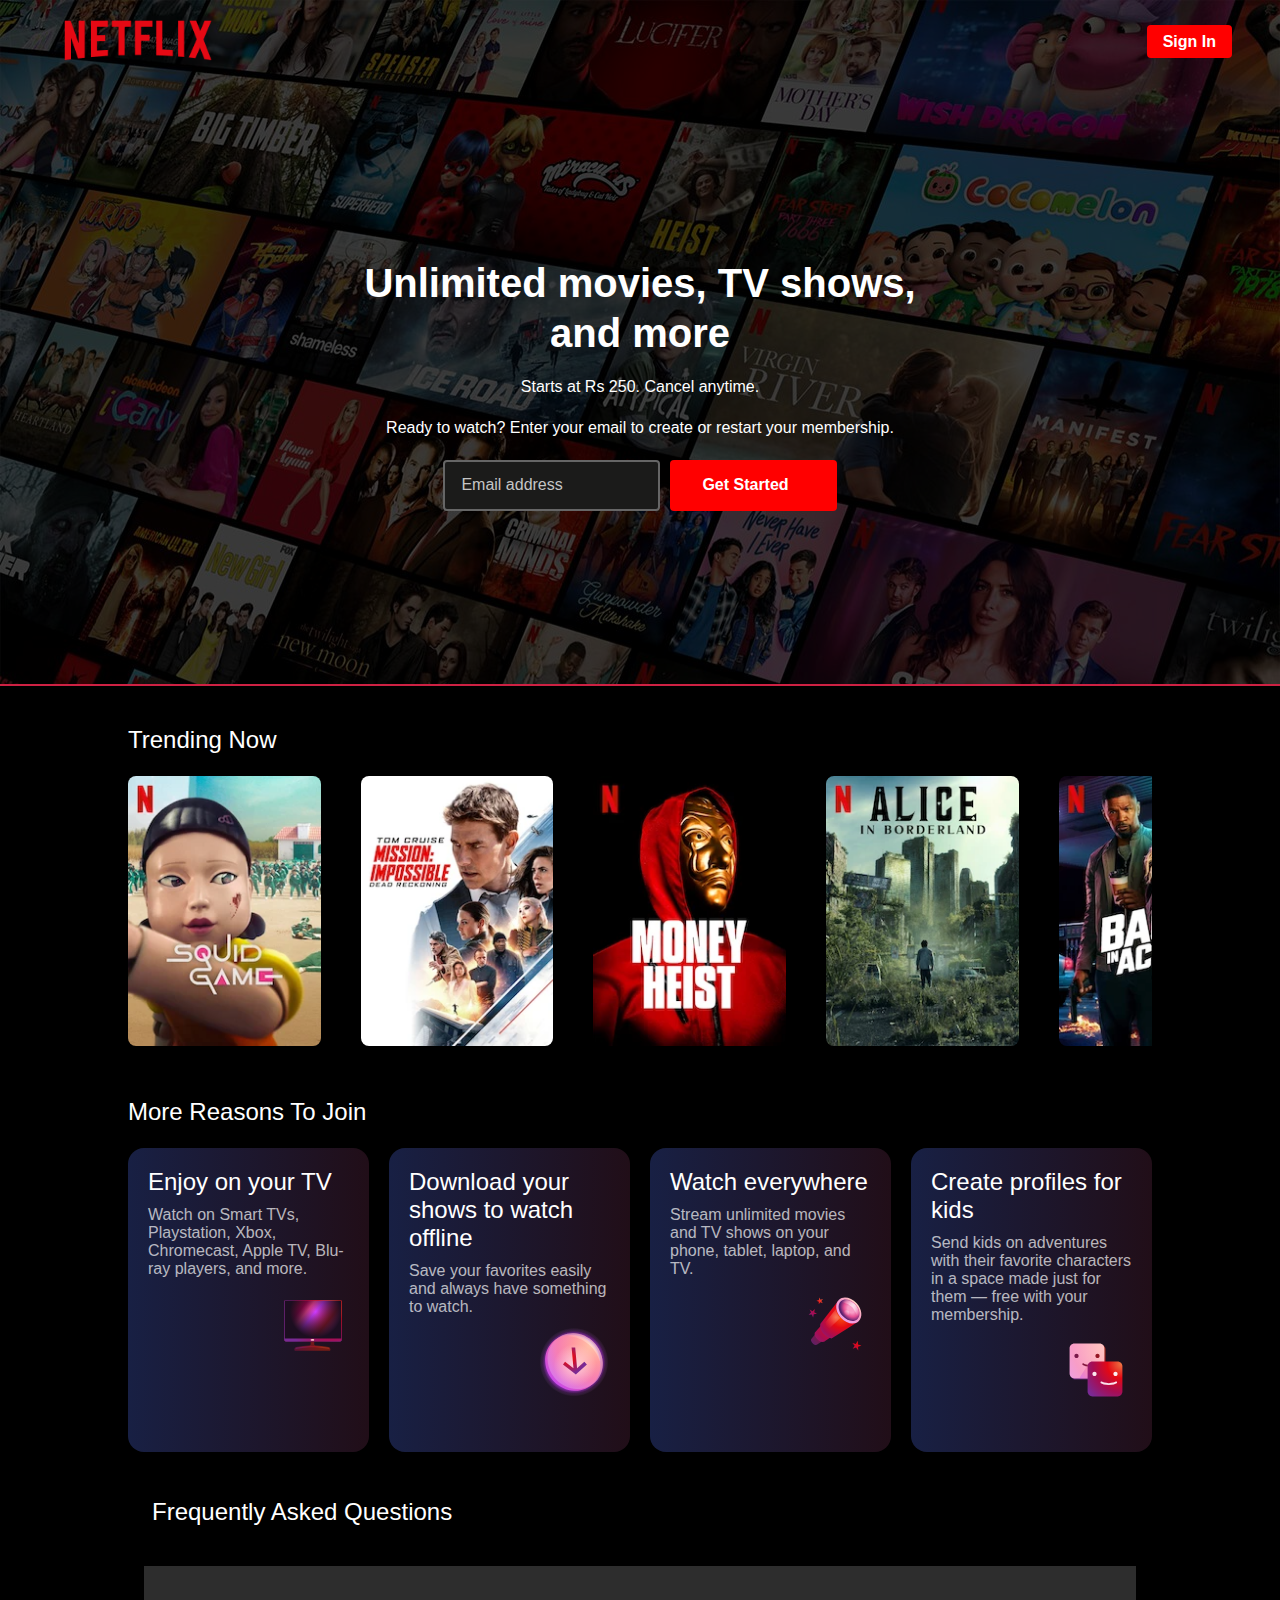
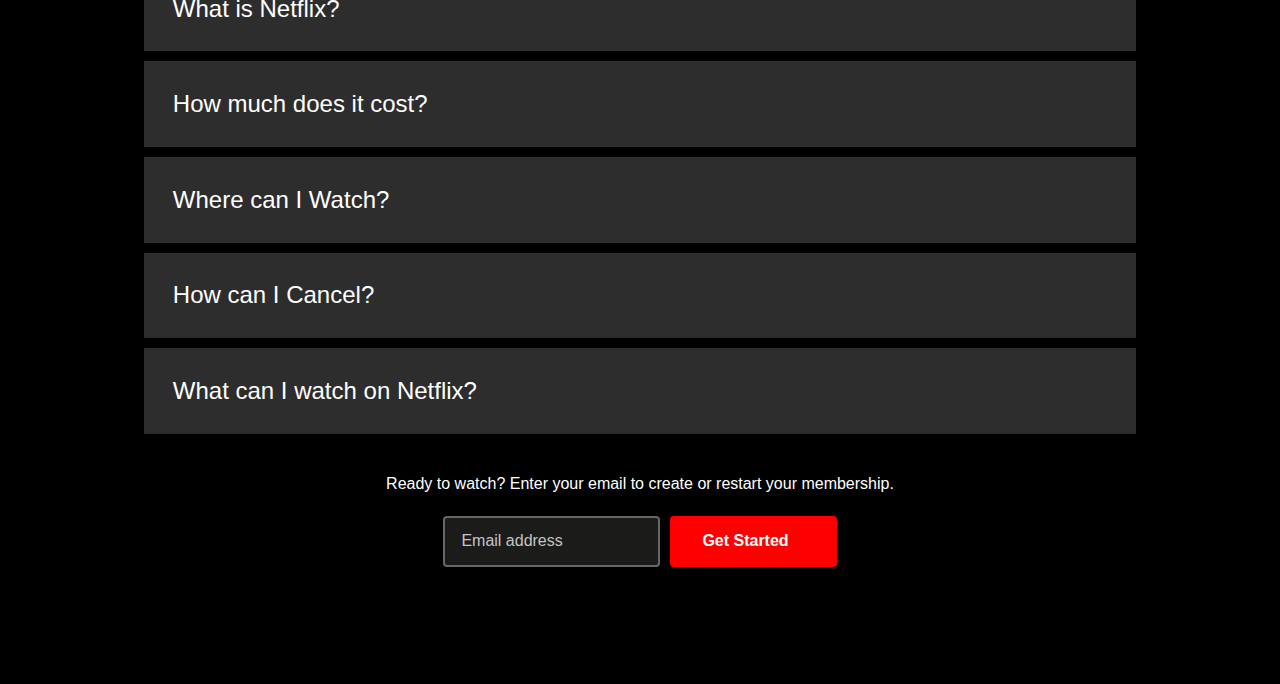
<file: index.html>
<!DOCTYPE html>
<html lang="en">
<head>
    <meta charset="UTF-8">
    <meta name="viewport" content="width=device-width, initial-scale=1.0">
    <title>Netflix</title>
<!--     <style>
        *{
            margin: 0;
            padding: 0;
            box-sizing: border-box;
            font-family: Helvetica;
            color: white;
        }
        body{
            background-color: black;
        }

        /* Netflix Background Image */
        .bg-netflix{
            background-image: url(images/netflix-background.jpg);
            background-repeat: no-repeat;
            background-size: cover;
            background-color: rgba(0,0,0, 0.7);
            background-blend-mode: darken;
        }


        /* positioning header */
        .mega-header-div{
            width: 100%;
            display: flex;
            justify-content: center;
            /* border: red 2px solid; */

        }

        .header-div{
            width: 90%;
            /* border: red 2px solid; */
        }


        /* header */
        header{
            display: flex;
            align-items: center;
            justify-content: space-between;
            padding: 4px 16px;
        }

        /* Sign in (Anchor Tag is used) */
        .signin-btn{
            background-color: red;
            padding: 8px 16px;
            border-radius: 4px;
            text-decoration: none;
            color: white;
            font-size: medium;
            font-weight: 600;
            cursor: pointer;
        }
        .signin-btn:hover{
            background-color: rgb(193, 29, 25);
        }

        /* Netflix Logo */
        .logo{
            max-width: 180px;
        }
    </style>


    <style>
        /* Hero Section */
        .hero{
            display: flex;
            flex-direction: column;
            justify-content: center;
            align-items: center;
            width: 100%;
            height: 600px;
            /* border: 2px solid red; */
        }
        .hero-content{
            display: flex;
            flex-direction: column;
            justify-content: center;
            align-items: center;
            gap: 20px;
            max-width: 300px; /* Don't see any effects, if removed or increased */
            max-width: 600px;
            /* border: 2px solid red; */
        }


        /* Headings and Paragraphs */
        .hero-title{
            color: white;
            font-style: normal;
            font-size: 56px;
            line-height: 70px;
            font-weight: 900;
            display: flex;
            text-align: center;
        }
        .hero-subtitle{
            color: white;
            font-style: normal;
            font-size: 20px;
            line-height: normal;
            font-weight: 500;
        }
        .hero-text{
            color: white;
            font-style: normal;
            font-size: 16px; /* defualt size = 16px = 1em */
            line-height: 24px;
        }

        /* User Input Section */
        .input-div{
            display: flex;
            gap: 10px;
        }


        .email-input{
            border-style: none;
            border: #666666 2px solid;
            background-color: #1B1B1A;
            padding: 1rem 3rem 1rem 1rem;
            border-radius: 4px;
        }
        .email-input:focus{
            outline: 2px solid white;
        }
        input::placeholder{
            font-size: 16px;
            color: #C5C5C5;
        }
        .hero-btn{
            background-color: red;
            color: white;
            font-weight: 700;
            font-size: medium;
            padding: 1rem 3rem 1rem 2rem;
            border-style: none;
            border-radius: 4px;
            cursor: pointer;
        }
        .hero-btn:hover{
            background-color: rgb(193, 29, 25);
        }
        
        .main-section{
            width: 100vw;
            height: 1600px;
            color: white;
            border-top: 2px #CE2143 solid;
            display: flex;
            flex-direction: column;
            justify-content: center;
            align-items: center;

        }
        .main-containers{
            width: 80%;
            height: 95%;
            /* border: 2px blue solid; */
            display: flex;
            flex-direction: column;
            gap: 60px;
        }


        .pre-movies-list{
            display: flex;
            flex-direction: column;
            /* border: 2px red solid; */
            height: 350px;
            gap: 20px;
        }

        .movies-list{
            /* flexbox is neccesary for the overflow to work */
            display: flex;
            flex-direction: row;
            overflow-x: scroll;
            overflow-y: hidden;
            gap: 40px;
            /* border: 8px orange solid; */
        }
        .movie-poster{
            border-radius: 8px;
            width: 200px;
            height: 270px;
        }

        .movie-poster:hover{
            width: 215px;
            height: 285px;
            transition: 200ms;
            border: 1px solid white;
        }



        .pre-reason-div{
            display: flex;
            flex-direction: column;
            gap: 20px;
        }

        .reason-container{
            display: flex;
            gap: 20px;
            height: 250px;
            /* border: 8px red solid; */
        }

        .reason-item{
            display: flex;
            flex-direction: column;
            gap: 10px;
            background-image: linear-gradient(to right, #182044, #210E18);
            width: 100%;
            height: 100%;
            border-radius: 16px;
            padding: 1em;
            /* border: 4px gold solid; */
        }

        .reason-title{
            font-weight: 500;
            font-size: 24px;

        }

        .reason-description{
            color: rgba(255, 255, 255, 0.7);
            font-size: 16px;
            font-weight: 400;
        }

        .svg{
            display: flex;
            justify-content: end;
            align-items: end;
        }


        .faq-section{
            display: flex;
            flex-direction: column;
        }

        .faq-title{
            padding: 1em;
            font-weight: 500;
        }

        .faq-container{
            /* border: red solid 2px; */
            display: flex;
            flex-direction: column;
            gap: 10px;
            padding: 1em;
            
        }
        .faq-question{
            background-color: #2D2D2D;
            padding: 1.2em;
            font-size: 24px;
            font-weight: 400;
            font-style: normal;
        }
        .faq-question:hover{
            background-color: #414141;
            transition-duration: 300ms;
            cursor: pointer;
        }

        .end-input-div{
            /* border: red solid 2px; */
            display: flex;
            flex-direction: row;
            justify-content: center;
        }
        .end-input{
        /* border: 2px blue solid; */
        display: flex;
        flex-direction: column;
        gap: 20px;
        }
        






    </style> -->
    <link rel="stylesheet" href="style.css">
</head>
<body>
    
    <div class="bg-netflix">
        <!-- Header Section -->
        <div class="mega-header-div">
<div class="header-div">
    <header>
        <div class="lt-side">
            <img src="images/netflix-logo.png" alt="" class="logo">
        </div>
        <div class="rt-side">
            <a href="" class="signin-btn">Sign In</a>
        </div>
    </header>
</div>
</div>
        <div class="pre-hero">
                <!-- Hero Section -->
        <section class="hero">

            <div class="hero-content">
                <h1 class="hero-title">Unlimited movies, TV shows, and more</h1>
                <h3 class="hero-subtitle">Starts at Rs 250. Cancel anytime.</h3>
                <p class="hero-text">Ready to watch? Enter your email to create or restart your membership.</p>

                <!-- Email Form -->
                <div class="input-div">
                    <input type="email" class="email-input" placeholder="Email address" required>
                    <button type="button" class="hero-btn">Get Started</button>
                </div>
            </div>
        </section>
    </div> <!-- pre-heroooo -->

    </div>         <!-- closing div tag of "bg-netflix" -->



<!-- Main section for showcasing trending content and reasons to join -->
        <section class="main-section">

                <!-- Container for all content inside the section -->
            <div class="main-containers">

                    <!-- Trending Movies Section -->
                    <h2 class="reason-title">Trending Now</h2>
                    <div class="movies-list">
                        <img src="images/squid-game.webp" class="movie-poster" alt="Squid Game">
                        <img src="images/mission-impossible.webp" class="movie-poster" alt="Mission Impossible">
                        <img src="images/money-heist.webp" class="movie-poster" alt="Money Heist">
                        <img src="images/alice-borderland.webp" class="movie-poster" alt="Alice in Borderland">
                        <img src="images/black-action.webp" class="movie-poster" alt="Black Action">
                        <img src="images/idk.webp" class="movie-poster" alt="IDK">
                        <img src="images/lucky-bashar.webp" class="movie-poster" alt="Lucky Bashar">
                        <img src="images/venom.webp" class="movie-poster" alt="Venom">
                        <img src="images/ferry.webp" class="movie-poster" alt="Ferry">
                        <img src="images/recruit.webp" class="movie-poster" alt="Recruit">
                    </div>

                    <!-- Reasons to Join Section -->
                    <h2 class="reason-title">More Reasons To Join</h2>

                    <!-- Flex layout for reasons to join -->
                    <div class="reason-container">
                        <div class="reason-item">
                            <h2 class="reason-title">Enjoy on your TV</h2>
                            <p class="reason-description">Watch on Smart TVs, Playstation, Xbox, Chromecast, Apple TV, Blu-ray players, and more.</p>
                            <div class="reason-svg">
                                <svg width="72" height="72" viewBox="0 0 72 72" fill="none"><g id="television-core-small"><path id="Vector" fill-rule="evenodd" clip-rule="evenodd" d="M37.2 53.3992C37.2 52.7365 36.6628 52.1992 36 52.1992H34.8C34.1373 52.1992 33.6 52.7365 33.6 53.3992V56.2636C33.6 56.9129 33.0834 57.4433 32.4347 57.4739C30.3013 57.5744 28.1719 57.7834 26.0546 58.1011L19.444 59.0926C18.2692 59.2688 17.4 60.2782 17.4 61.4662V62.0992C17.4 62.4304 17.6686 62.6992 18 62.6992H52.8C53.1314 62.6992 53.4 62.4304 53.4 62.0992V61.4662C53.4 60.2782 52.5309 59.2688 51.3561 59.0926L44.7454 58.1011C42.6282 57.7834 40.4987 57.5744 38.3653 57.4739C37.7167 57.4433 37.2 56.9129 37.2 56.2636V53.3992Z" fill="url(#paint0_radial_5179_1308)"></path><path id="Vector_2" d="M18.6 60.7388C18.6 60.2306 18.9587 59.796 19.4602 59.711C22.0196 59.2775 29.7585 58.0508 35.4 58.0508C41.0415 58.0508 48.7804 59.2775 51.3398 59.711C51.8412 59.796 52.2 60.2306 52.2 60.7388C52.2 60.902 52.0575 61.0268 51.8967 61.0004C50.1219 60.707 40.9704 59.2409 35.4 59.2409C29.8295 59.2409 20.678 60.707 18.9033 61.0004C18.7425 61.0268 18.6 60.902 18.6 60.7388Z" fill="url(#paint1_radial_5179_1308)"></path><path id="Vector_3" d="M63 12H8.99995C8.00584 12 7.19995 12.8059 7.19995 13.8V51.6C7.19995 52.5941 8.00584 53.4 8.99995 53.4H63C63.9941 53.4 64.8 52.5941 64.8 51.6V13.8C64.8 12.8059 63.9941 12 63 12Z" fill="url(#paint2_linear_5179_1308)"></path><path id="Vector_4" d="M63 12H8.99995C8.00584 12 7.19995 12.8059 7.19995 13.8V51.6C7.19995 52.5941 8.00584 53.4 8.99995 53.4H63C63.9941 53.4 64.8 52.5941 64.8 51.6V13.8C64.8 12.8059 63.9941 12 63 12Z" fill="url(#paint3_radial_5179_1308)"></path><path id="Vector_5" fill-rule="evenodd" clip-rule="evenodd" d="M8.99995 12.6H63C63.663 12.6 64.2 13.1372 64.2 13.8V50.4H7.79995V13.8C7.79995 13.1372 8.33719 12.6 8.99995 12.6ZM7.19995 50.4V13.8C7.19995 12.8059 8.00581 12 8.99995 12H63C63.9942 12 64.8 12.8059 64.8 13.8V50.4V51.6C64.8 52.5941 63.9942 53.4 63 53.4H8.99995C8.00581 53.4 7.19995 52.5941 7.19995 51.6V50.4Z" fill="url(#paint4_radial_5179_1308)"></path><path id="Vector_6" d="M35.4 52.8C36.3941 52.8 37.2 52.3971 37.2 51.9C37.2 51.4029 36.3941 51 35.4 51C34.4059 51 33.6 51.4029 33.6 51.9C33.6 52.3971 34.4059 52.8 35.4 52.8Z" fill="url(#paint5_radial_5179_1308)"></path></g><defs><radialGradient id="paint0_radial_5179_1308" cx="0" cy="0" r="1" gradientUnits="userSpaceOnUse" gradientTransform="translate(50.3269 49.3723) rotate(118.526) scale(55.1579 46.2871)"><stop stop-color="#802600"></stop><stop offset="0.333333" stop-color="#6F181D"></stop><stop offset="0.666667" stop-color="#5B1333"></stop><stop offset="1" stop-color="#391945"></stop></radialGradient><radialGradient id="paint1_radial_5179_1308" cx="0" cy="0" r="1" gradientUnits="userSpaceOnUse" gradientTransform="translate(48.1077 53.6128) rotate(158.116) scale(32.7275 42.219)"><stop stop-color="#99421D"></stop><stop offset="0.333333" stop-color="#99161D"></stop><stop offset="0.666667" stop-color="#7D1845"></stop><stop offset="1" stop-color="#59216E"></stop></radialGradient><linearGradient id="paint2_linear_5179_1308" x1="10.4727" y1="14.9572" x2="56.1755" y2="51.4814" gradientUnits="userSpaceOnUse"><stop stop-color="#99161D"></stop><stop offset="0.245283" stop-color="#CA005B"></stop><stop offset="0.346698" stop-color="#FF479A"></stop><stop offset="0.46934" stop-color="#CC3CFF"></stop><stop offset="0.735849" stop-color="#BC1A22"></stop><stop offset="1" stop-color="#C94FF5"></stop></linearGradient><radialGradient id="paint3_radial_5179_1308" cx="0" cy="0" r="1" gradientUnits="userSpaceOnUse" gradientTransform="translate(38.6181 23.8286) rotate(90) scale(25.9571 25.8545)"><stop stop-color="#1C0E20" stop-opacity="0"></stop><stop offset="1" stop-color="#1C0E20"></stop></radialGradient><radialGradient id="paint4_radial_5179_1308" cx="0" cy="0" r="1" gradientUnits="userSpaceOnUse" gradientTransform="translate(54 20.1938) rotate(144.293) scale(47.2897 44.8232)"><stop stop-color="#EF7744"></stop><stop offset="0.333333" stop-color="#E50914"></stop><stop offset="0.666667" stop-color="#A70D53"></stop><stop offset="1" stop-color="#792A95"></stop></radialGradient><radialGradient id="paint5_radial_5179_1308" cx="0" cy="0" r="1" gradientUnits="userSpaceOnUse" gradientTransform="translate(36.525 51.3562) rotate(135) scale(4.58735)"><stop stop-color="#FFDCCC"></stop><stop offset="0.333333" stop-color="#FFBDC0"></stop><stop offset="0.666667" stop-color="#F89DC6"></stop><stop offset="1" stop-color="#E4A1FA"></stop></radialGradient></defs></svg>
                            </div>
                        </div>
                        <div class="reason-item">
                            <h2 class="reason-title">Download your shows to watch offline</h2>
                            <p class="reason-description">Save your favorites easily and always have something to watch.</p>
                            <div class="reason-svg">
                                <svg width="72" height="72" viewBox="0 0 72 72" fill="none"><g id="download-core-small"><path id="Vector" d="M36 70.2008C54.8882 70.2008 70.2001 54.8889 70.2001 36.0008C70.2001 17.1126 54.8882 1.80078 36 1.80078C17.1119 1.80078 1.80005 17.1126 1.80005 36.0008C1.80005 54.8889 17.1119 70.2008 36 70.2008Z" fill="url(#paint0_radial_5179_7940)"></path><path id="Vector_2" opacity="0.4" d="M64.7658 36.195C65.5206 51.5916 53.7908 63.5824 38.5668 62.977C23.3428 62.3722 10.3893 49.4 9.63446 34.0034C8.87954 18.6068 20.6091 6.61594 35.8331 7.22116C51.0571 7.82638 64.0104 20.7984 64.7658 36.195Z" fill="url(#paint1_radial_5179_7940)"></path><path id="Vector_3" d="M62.3657 37.9958C63.1205 53.3924 51.3908 65.3832 36.1668 64.7778C20.9428 64.173 7.9893 51.2008 7.23444 35.8041C6.47952 20.4075 18.2091 8.41672 33.4331 9.02194C48.6571 9.62716 61.6103 22.5992 62.3657 37.9958Z" fill="url(#paint2_radial_5179_7940)"></path><path id="Vector_4" opacity="0.5" d="M64.7658 36.195C65.5206 51.5916 53.7908 63.5824 38.5668 62.977C23.3428 62.3722 10.3893 49.4 9.63446 34.0034C8.87954 18.6068 20.6091 6.61594 35.8331 7.22116C51.0571 7.82638 64.0104 20.7984 64.7658 36.195Z" fill="url(#paint3_radial_5179_7940)"></path><path id="Vector_5" opacity="0.6" d="M36.9 60.6C48.6636 60.6 58.2 51.0637 58.2 39.3C58.2 27.5363 48.6636 18 36.9 18C25.1363 18 15.6 27.5363 15.6 39.3C15.6 51.0637 25.1363 60.6 36.9 60.6Z" fill="url(#paint4_radial_5179_7940)"></path><path id="Vector_6" fill-rule="evenodd" clip-rule="evenodd" d="M39.0849 42.2727L46.3387 35.76L48.8945 38.5142L38.9118 47.477L37.8466 48.4333L36.6071 47.477L24.9899 38.5142L27.0434 35.76L35.4849 42.2727L33.6 21.6016H37.2L39.0849 42.2727Z" fill="url(#paint5_radial_5179_7940)"></path><path id="Vector_7" opacity="0.4" fill-rule="evenodd" clip-rule="evenodd" d="M61.6566 34.9618C61.7832 35.3893 62.391 35.3233 62.3694 34.878C61.6962 21.1369 50.1509 9.55975 36.5817 9.01957C34.4606 8.93515 32.4155 9.12541 30.4772 9.55909C30.0745 9.64915 30.1575 10.2082 30.5697 10.2246C45.0094 10.7979 57.6246 21.2971 61.6566 34.9618Z" fill="url(#paint6_radial_5179_7940)"></path></g><defs><radialGradient id="paint0_radial_5179_7940" cx="0" cy="0" r="1" gradientUnits="userSpaceOnUse" gradientTransform="translate(36.0001 36.1837) rotate(-90) scale(34.3829)"><stop offset="0.782019" stop-color="#982DBE"></stop><stop offset="0.906819" stop-color="#B038DC" stop-opacity="0.2"></stop><stop offset="1" stop-color="#E4A1FA" stop-opacity="0"></stop></radialGradient><radialGradient id="paint1_radial_5179_7940" cx="0" cy="0" r="1" gradientUnits="userSpaceOnUse" gradientTransform="translate(52.9937 20.0992) rotate(135) scale(49.9836)"><stop stop-color="#FFDCCC"></stop><stop offset="0.333333" stop-color="#FFBDC0"></stop><stop offset="0.666667" stop-color="#F89DC6"></stop><stop offset="1" stop-color="#E4A1FA"></stop></radialGradient><radialGradient id="paint2_radial_5179_7940" cx="0" cy="0" r="1" gradientUnits="userSpaceOnUse" gradientTransform="translate(52.7999 19.6937) rotate(135) scale(53.1037)"><stop stop-color="#FFA984"></stop><stop offset="0.333333" stop-color="#FF787F"></stop><stop offset="0.666667" stop-color="#F45FA2"></stop><stop offset="1" stop-color="#C44AF1"></stop></radialGradient><radialGradient id="paint3_radial_5179_7940" cx="0" cy="0" r="1" gradientUnits="userSpaceOnUse" gradientTransform="translate(52.9937 20.0992) rotate(135) scale(49.9836)"><stop stop-color="#FFDCCC"></stop><stop offset="0.333333" stop-color="#FFBDC0"></stop><stop offset="0.666667" stop-color="#F89DC6"></stop><stop offset="1" stop-color="#E4A1FA"></stop></radialGradient><radialGradient id="paint4_radial_5179_7940" cx="0" cy="0" r="1" gradientUnits="userSpaceOnUse" gradientTransform="translate(36.9 39.3) scale(21.3)"><stop stop-color="white"></stop><stop offset="1" stop-color="white" stop-opacity="0"></stop></radialGradient><radialGradient id="paint5_radial_5179_7940" cx="0" cy="0" r="1" gradientUnits="userSpaceOnUse" gradientTransform="translate(31.2 32.1016) rotate(39.5226) scale(15.5567)"><stop stop-color="#EF7744"></stop><stop offset="0.2406" stop-color="#E50914"></stop><stop offset="1" stop-color="#792A95"></stop></radialGradient><radialGradient id="paint6_radial_5179_7940" cx="0" cy="0" r="1" gradientUnits="userSpaceOnUse" gradientTransform="translate(50.7 21.3) rotate(-180) scale(30)"><stop stop-color="white"></stop><stop offset="1" stop-color="white" stop-opacity="0"></stop></radialGradient></defs></svg>
                            </div>
                        </div>
                        <div class="reason-item">
                            <h2 class="reason-title">Watch everywhere</h2>
                            <p class="reason-description">Stream unlimited movies and TV shows on your phone, tablet, laptop, and TV.</p>
                            <div class="reason-svg">
                                <svg width="72" height="72" viewBox="0 0 72 72" fill="none"><g id="telescope-core-small"><path id="Vector" d="M24.0492 36.6016L33.6 46.3898L17.8029 56.8633C17.8029 56.8633 15.8891 57.6983 13.625 55.2638C11.361 52.8293 12.1235 51.238 12.1235 51.238L24.0492 36.6016Z" fill="url(#paint0_radial_5179_1664)"></path><path id="Vector_2" d="M25.0344 34.1992L36 46.151L25.0616 53.8043C25.0616 53.8043 21.8289 55.0984 18.0987 51.0172C14.3686 46.9358 15.9198 44.5105 15.9198 44.5105L25.0344 34.1992Z" fill="url(#paint1_radial_5179_1664)"></path><path id="Vector_3" d="M39 13.0195L59.1 33.6788L32.5325 50.4142C32.5325 50.4142 28.7459 50.2552 24.3978 45.4897C20.0498 40.7243 21.4096 35.8101 21.4096 35.8101L39 13.0195Z" fill="url(#paint2_radial_5179_1664)"></path><path id="Vector_4" d="M57.6709 15.3516C63.1044 21.2807 63.9858 29.2883 59.6386 33.2371C55.2916 37.186 47.3628 35.5806 41.9292 29.6515C36.4954 23.7224 35.6145 15.7148 39.9615 11.766C44.3084 7.81716 52.2372 9.42252 57.6709 15.3516Z" fill="url(#paint3_radial_5179_1664)"></path><path id="Vector_5" d="M58.3787 31.255C54.8121 34.5032 48.2143 33.0817 43.6421 28.0798C39.07 23.078 38.2547 16.39 41.8213 13.1419C45.3879 9.89364 51.9857 11.3152 56.5579 16.3171C61.1298 21.3189 61.9452 28.0069 58.3787 31.255Z" fill="url(#paint4_radial_5179_1664)"></path><path id="Vector_6" opacity="0.85" d="M59.6783 28.823C60.576 24.1785 59.6544 20.5934 56.1603 16.6199C52.6662 12.6464 47.3508 10.8657 43.7796 12.7598C39.371 15.098 48.3734 13.5961 53.4577 19.5815C57.8259 24.724 58.8516 33.1009 59.6783 28.823Z" fill="url(#paint5_radial_5179_1664)"></path><path id="Vector_7" opacity="0.4" d="M50.3979 25.2452C50.4549 26.7239 49.2932 27.7677 47.8032 27.5766C46.3131 27.3856 45.059 26.032 45.002 24.5532C44.945 23.0745 46.1067 22.0307 47.5968 22.2218C49.0868 22.4128 50.341 23.7664 50.3979 25.2452Z" fill="url(#paint6_radial_5179_1664)"></path><path id="Vector_8" opacity="0.6" d="M36.9217 21.0039L26.4258 34.3627C26.3297 36.4604 28.2903 39.5534 30.0334 40.8344L41.2345 29.9105C39.6 28.2005 36.9591 24.1025 36.9217 21.0039Z" fill="url(#paint7_radial_5179_1664)"></path><path id="Vector_9" fill-rule="evenodd" clip-rule="evenodd" d="M20.0576 9.60156L21.479 11.7187L24 11.0654L22.3575 13.0272L23.7789 15.1444L21.3424 14.2397L19.7 16.2016L19.8365 13.6806L17.4 12.7759L19.9209 12.1225L20.0576 9.60156ZM58.776 52.8016L58.9623 56.4685L62.4 57.4188L59.0774 58.7347L59.2637 62.4016L57.0239 59.548L53.7014 60.8638L55.6397 57.7843L53.4 54.9307L56.8377 55.8811L58.776 52.8016ZM15.206 24.2101L15.8768 21.0016L13.4793 23.1964L10.6853 21.5563L11.9975 24.553L9.59998 26.7478L12.8085 26.405L14.1207 29.4016L14.7915 26.1931L18 25.8502L15.206 24.2101Z" fill="url(#paint8_linear_5179_1664)"></path></g><defs><radialGradient id="paint0_radial_5179_1664" cx="0" cy="0" r="1" gradientUnits="userSpaceOnUse" gradientTransform="translate(36.6875 32.7016) rotate(135) scale(34.9134)"><stop stop-color="#99421D"></stop><stop offset="0.333333" stop-color="#99161D"></stop><stop offset="0.666667" stop-color="#7D1845"></stop><stop offset="1" stop-color="#59216E"></stop></radialGradient><radialGradient id="paint1_radial_5179_1664" cx="0" cy="0" r="1" gradientUnits="userSpaceOnUse" gradientTransform="translate(42.5937 27.2992) rotate(135) scale(44.5477 44.5279)"><stop stop-color="#EF7744"></stop><stop offset="0.333333" stop-color="#E50914"></stop><stop offset="0.666667" stop-color="#A70D53"></stop><stop offset="1" stop-color="#792A95"></stop></radialGradient><radialGradient id="paint2_radial_5179_1664" cx="0" cy="0" r="1" gradientUnits="userSpaceOnUse" gradientTransform="translate(42.3 29.106) rotate(135) scale(31.8127)"><stop stop-color="#FB540D"></stop><stop offset="0.333333" stop-color="#E50914"></stop><stop offset="0.666667" stop-color="#A70D53"></stop><stop offset="1" stop-color="#792A95"></stop></radialGradient><radialGradient id="paint3_radial_5179_1664" cx="0" cy="0" r="1" gradientUnits="userSpaceOnUse" gradientTransform="translate(57.675 14.7078) rotate(134.326) scale(24.0433 24.0367)"><stop stop-color="#FFDCCC"></stop><stop offset="0.333333" stop-color="#FFBDC0"></stop><stop offset="0.666667" stop-color="#F89DC6"></stop><stop offset="1" stop-color="#E4A1FA"></stop></radialGradient><radialGradient id="paint4_radial_5179_1664" cx="0" cy="0" r="1" gradientUnits="userSpaceOnUse" gradientTransform="translate(52.1305 21.273) rotate(141.875) scale(9.87138 12.8159)"><stop offset="0.307292" stop-color="#F89DC6"></stop><stop offset="0.645392" stop-color="#E75094"></stop><stop offset="1" stop-color="#59216E"></stop></radialGradient><radialGradient id="paint5_radial_5179_1664" cx="0" cy="0" r="1" gradientUnits="userSpaceOnUse" gradientTransform="translate(55.8 15.6) rotate(135) scale(13.1522)"><stop stop-color="white"></stop><stop offset="1" stop-color="white" stop-opacity="0"></stop></radialGradient><radialGradient id="paint6_radial_5179_1664" cx="0" cy="0" r="1" gradientUnits="userSpaceOnUse" gradientTransform="translate(49.2362 22.9648) rotate(131.079) scale(5.08644 6.006)"><stop stop-color="white"></stop><stop offset="1" stop-color="white" stop-opacity="0"></stop></radialGradient><radialGradient id="paint7_radial_5179_1664" cx="0" cy="0" r="1" gradientUnits="userSpaceOnUse" gradientTransform="translate(36.8758 29.1353) rotate(137.622) scale(13.5764)"><stop stop-color="#FFA984"></stop><stop offset="1" stop-color="#F7636B" stop-opacity="0"></stop></radialGradient><linearGradient id="paint8_linear_5179_1664" x1="44.65" y1="27.9016" x2="24.25" y2="48.3016" gradientUnits="userSpaceOnUse"><stop stop-color="#EF7744"></stop><stop offset="0.333333" stop-color="#E50914"></stop><stop offset="0.666667" stop-color="#A70D53"></stop><stop offset="1" stop-color="#792A95"></stop></linearGradient></defs></svg>
                            </div>
                        </div>
                        <div class="reason-item">
                            <h2 class="reason-title">Create profiles for kids</h2>
                            <p class="reason-description">Send kids on adventures with their favorite characters in a space made just for them — free with your membership.</p>
                            <div class="reason-svg">
                                <svg width="72" height="72" viewBox="0 0 72 72" fill="none"><g id="profiles-core-small"><path id="Vector" d="M10.8 15.6008C10.8 12.9499 12.949 10.8008 15.5999 10.8008H40.8C43.4509 10.8008 45.6 12.9498 45.6 15.6008V40.8007C45.6 43.4516 43.4509 45.6007 40.8 45.6007H15.6C12.949 45.6007 10.8 43.4517 10.8 40.8007V15.6008Z" fill="url(#paint0_radial_5179_7919)"></path><path id="Vector_2" d="M9.59998 14.4016C9.59998 11.7506 11.749 9.60162 14.4 9.60156H39.6C42.251 9.60156 44.4 11.7506 44.4 14.4016V39.6015C44.4 42.2525 42.251 44.4015 39.6 44.4015H14.4C11.749 44.4016 9.59998 42.2525 9.59998 39.6015V14.4016Z" fill="url(#paint1_radial_5179_7919)"></path><path id="Vector_3" d="M18.6 21.9008C18.6 23.0606 17.6598 24.0008 16.5 24.0008C15.3402 24.0008 14.4 23.0606 14.4 21.9008C14.4 20.741 15.3402 19.8008 16.5 19.8008C17.6598 19.8008 18.6 20.741 18.6 21.9008Z" fill="url(#paint2_radial_5179_7919)"></path><path id="Vector_4" d="M39.6 21.9008C39.6 23.0606 38.6598 24.0008 37.5 24.0008C36.3402 24.0008 35.4 23.0606 35.4 21.9008C35.4 20.741 36.3402 19.8008 37.5 19.8008C38.6598 19.8008 39.6 20.741 39.6 21.9008Z" fill="url(#paint3_radial_5179_7919)"></path><path id="Vector_5" d="M23.6713 29.4501C23.2437 29.1967 22.6917 29.3379 22.4383 29.7655C22.1848 30.1932 22.3261 30.7452 22.7537 30.9986C23.8254 31.6337 26.769 32.7744 30.6375 32.7744C34.506 32.7744 37.4497 31.6337 38.5213 30.9986C38.949 30.7452 39.0902 30.1932 38.8368 29.7655C38.5834 29.3379 38.0313 29.1967 37.6037 29.4501C36.8191 29.9151 34.194 30.9744 30.6375 30.9744C27.081 30.9744 24.456 29.9151 23.6713 29.4501Z" fill="url(#paint4_radial_5179_7919)"></path><path id="Vector_6" opacity="0.35" d="M19.2 44.4016H28.2L32.4 27.6016C30.2787 28.1801 28.4542 29.5387 27.2921 31.4053L19.2 44.4016Z" fill="url(#paint5_radial_5179_7919)"></path><path id="Vector_7" d="M27.6 32.4016C27.6 29.7506 29.749 27.6016 32.4 27.6016L57.6 27.6016C60.2508 27.6016 62.4 29.7506 62.4 32.4016V57.6015C62.4 60.2524 60.2508 62.4016 57.6 62.4016H32.4C29.749 62.4016 27.6 60.2524 27.6 57.6016V32.4016Z" fill="url(#paint6_radial_5179_7919)"></path><path id="Vector_8" d="M36.6 39.9008C36.6 41.0606 35.6598 42.0008 34.5 42.0008C33.3402 42.0008 32.4 41.0606 32.4 39.9008C32.4 38.741 33.3402 37.8008 34.5 37.8008C35.6598 37.8008 36.6 38.741 36.6 39.9008Z" fill="url(#paint7_radial_5179_7919)"></path><path id="Vector_9" d="M57.6 39.9008C57.6 41.0606 56.6598 42.0008 55.5 42.0008C54.3402 42.0008 53.4 41.0606 53.4 39.9008C53.4 38.741 54.3402 37.8008 55.5 37.8008C56.6598 37.8008 57.6 38.741 57.6 39.9008Z" fill="url(#paint8_radial_5179_7919)"></path><path id="Vector_10" d="M41.8213 47.6025C41.3937 47.349 40.8416 47.4903 40.5882 47.9179C40.3348 48.3455 40.476 48.8976 40.9037 49.1509C41.9753 49.786 44.919 50.9267 48.7875 50.9267C52.656 50.9267 55.5996 49.786 56.6713 49.1509C57.0989 48.8976 57.2402 48.3455 56.9867 47.9179C56.7333 47.4903 56.1813 47.349 55.7537 47.6025C54.969 48.0674 52.344 49.1267 48.7875 49.1267C45.231 49.1267 42.6059 48.0674 41.8213 47.6025Z" fill="url(#paint9_radial_5179_7919)"></path></g><defs><radialGradient id="paint0_radial_5179_7919" cx="0" cy="0" r="1" gradientUnits="userSpaceOnUse" gradientTransform="translate(39.075 17.6882) rotate(135) scale(32.8097)"><stop stop-color="#99421D"></stop><stop offset="0.333333" stop-color="#99161D"></stop><stop offset="0.666667" stop-color="#7D1845"></stop><stop offset="1" stop-color="#59216E"></stop></radialGradient><radialGradient id="paint1_radial_5179_7919" cx="0" cy="0" r="1" gradientUnits="userSpaceOnUse" gradientTransform="translate(62.4 8.70157) rotate(133.87) scale(75.3216)"><stop stop-color="#FFDCCC"></stop><stop offset="0.333333" stop-color="#FFBDC0"></stop><stop offset="0.666667" stop-color="#F89DC6"></stop><stop offset="1" stop-color="#E4A1FA"></stop></radialGradient><radialGradient id="paint2_radial_5179_7919" cx="0" cy="0" r="1" gradientUnits="userSpaceOnUse" gradientTransform="translate(60.3 11.1008) rotate(133.939) scale(68.7426 55.9547)"><stop stop-color="#99421D"></stop><stop offset="0.333333" stop-color="#99161D"></stop><stop offset="0.666667" stop-color="#7D1845"></stop><stop offset="1" stop-color="#59216E"></stop></radialGradient><radialGradient id="paint3_radial_5179_7919" cx="0" cy="0" r="1" gradientUnits="userSpaceOnUse" gradientTransform="translate(60.3 11.1008) rotate(133.939) scale(68.7426 55.9547)"><stop stop-color="#99421D"></stop><stop offset="0.333333" stop-color="#99161D"></stop><stop offset="0.666667" stop-color="#7D1845"></stop><stop offset="1" stop-color="#59216E"></stop></radialGradient><radialGradient id="paint4_radial_5179_7919" cx="0" cy="0" r="1" gradientUnits="userSpaceOnUse" gradientTransform="translate(60.3 11.0994) rotate(133.939) scale(68.7426 55.9548)"><stop stop-color="#99421D"></stop><stop offset="0.333333" stop-color="#99161D"></stop><stop offset="0.666667" stop-color="#7D1845"></stop><stop offset="1" stop-color="#59216E"></stop></radialGradient><radialGradient id="paint5_radial_5179_7919" cx="0" cy="0" r="1" gradientUnits="userSpaceOnUse" gradientTransform="translate(39.6 27.9016) rotate(135) scale(23.3345)"><stop stop-color="#FFA984"></stop><stop offset="0.333333" stop-color="#FF787F"></stop><stop offset="0.666667" stop-color="#F45FA2"></stop><stop offset="1" stop-color="#C44AF1"></stop></radialGradient><radialGradient id="paint6_radial_5179_7919" cx="0" cy="0" r="1" gradientUnits="userSpaceOnUse" gradientTransform="translate(61.8 29.7016) rotate(135) scale(43.2749)"><stop stop-color="#EF7744"></stop><stop offset="0.333333" stop-color="#E50914"></stop><stop offset="0.666667" stop-color="#A70D53"></stop><stop offset="1" stop-color="#792A95"></stop></radialGradient><radialGradient id="paint7_radial_5179_7919" cx="0" cy="0" r="1" gradientUnits="userSpaceOnUse" gradientTransform="translate(62.1 11.1008) rotate(137.146) scale(73.6614 60.3576)"><stop stop-color="#FFDCCC"></stop><stop offset="0.333333" stop-color="#FDF6F6"></stop><stop offset="0.666667" stop-color="#FADCE9"></stop><stop offset="1" stop-color="#E4A1FA"></stop></radialGradient><radialGradient id="paint8_radial_5179_7919" cx="0" cy="0" r="1" gradientUnits="userSpaceOnUse" gradientTransform="translate(62.1 11.1008) rotate(137.146) scale(73.6614 60.3576)"><stop stop-color="#FFDCCC"></stop><stop offset="0.333333" stop-color="#FDF6F6"></stop><stop offset="0.666667" stop-color="#FADCE9"></stop><stop offset="1" stop-color="#E4A1FA"></stop></radialGradient><radialGradient id="paint9_radial_5179_7919" cx="0" cy="0" r="1" gradientUnits="userSpaceOnUse" gradientTransform="translate(62.1 11.1017) rotate(137.146) scale(73.6614 60.3576)"><stop stop-color="#FFDCCC"></stop><stop offset="0.333333" stop-color="#FDF6F6"></stop><stop offset="0.666667" stop-color="#FADCE9"></stop><stop offset="1" stop-color="#E4A1FA"></stop></radialGradient></defs></svg>
                            </div>
                        </div> 

                    </div>          <!-- Closing Div Tag of "main-container" -->


            <!-- FAQ Section -->
        <div class="faq-section">

        <h2 class="faq-title">Frequently Asked Questions</h2>
            <div class="faq-container">

        <!-- Individual FAQ Items -->
        <h3 class="faq-question">What is Netflix?</h3>
        <h3 class="faq-question">How much does it cost?</h3>
        <h3 class="faq-question">Where can I Watch?</h3>
        <h3 class="faq-question">How can I Cancel?</h3>
        <h3 class="faq-question">What can I watch on Netflix?</h3>
            </div>
        </div>

            <!-- Final CTA Section -->
            <div class="cta-container">
            <p class="hero-text">Ready to watch? Enter your email to create or restart your membership.</p>
            <div class="input-div">
                <input type="email" class="email-input" placeholder="Email address" required>
                <button type="button" class="hero-btn">Get Started</button>
            </div>
    </div>

        </div>         <!-- Closing Div Tag of "main-containers" -->

        </section>
<!-- 
<style>
    .footer-section{
        height: 500px;
        border: red solid 2px;
        display: flex;
        flex-wrap: wrap;
        gap: 10px;
            
    }
</style>

    <footer>

        <section class="footer-section">

            <div class="footer-items-whole">
                <a href="">Questions? Contact us.</a>
            </div>

            <div>

                <ul>
                    <li><a href="">FAQ</a></li>
                    <li><a href="">Help Center</a></li>
                    <li><a href="">Account</a></li>
                    <li><a href="">Media Center</a></li>
                    <li><a href="">Investor Relations</a></li>
                    <li><a href="">Ways to Watch</a></li>
                    <li><a href="">Terms of Use</a></li>
                    <li><a href="">Privacy</a></li>
                    <li><a href="">Cookie Preference</a></li>
                    <li><a href="">Cooperate Information</a></li>
                    <li><a href="">Contact Us</a></li>
                    <li><a href="">Speed Test</a></li>
                    <li><a href="">Legal Notices</a></li>
                    <li><a href="">Only on Netflix</a></li>
                </ul>

            </div>

            <div>
                <button class="btn-footer" type="button">
                    <span>Sign</span><span>English</span><span>^</span>

                </button>
            </div>

        <div>
            <p>Netflix Pakistan</p>
        </div>

        <div>
            <a href="" class="signin-btn">Get Started</a>
        </div>
    </section>

    </footer> -->
</body>
</html>
</file>
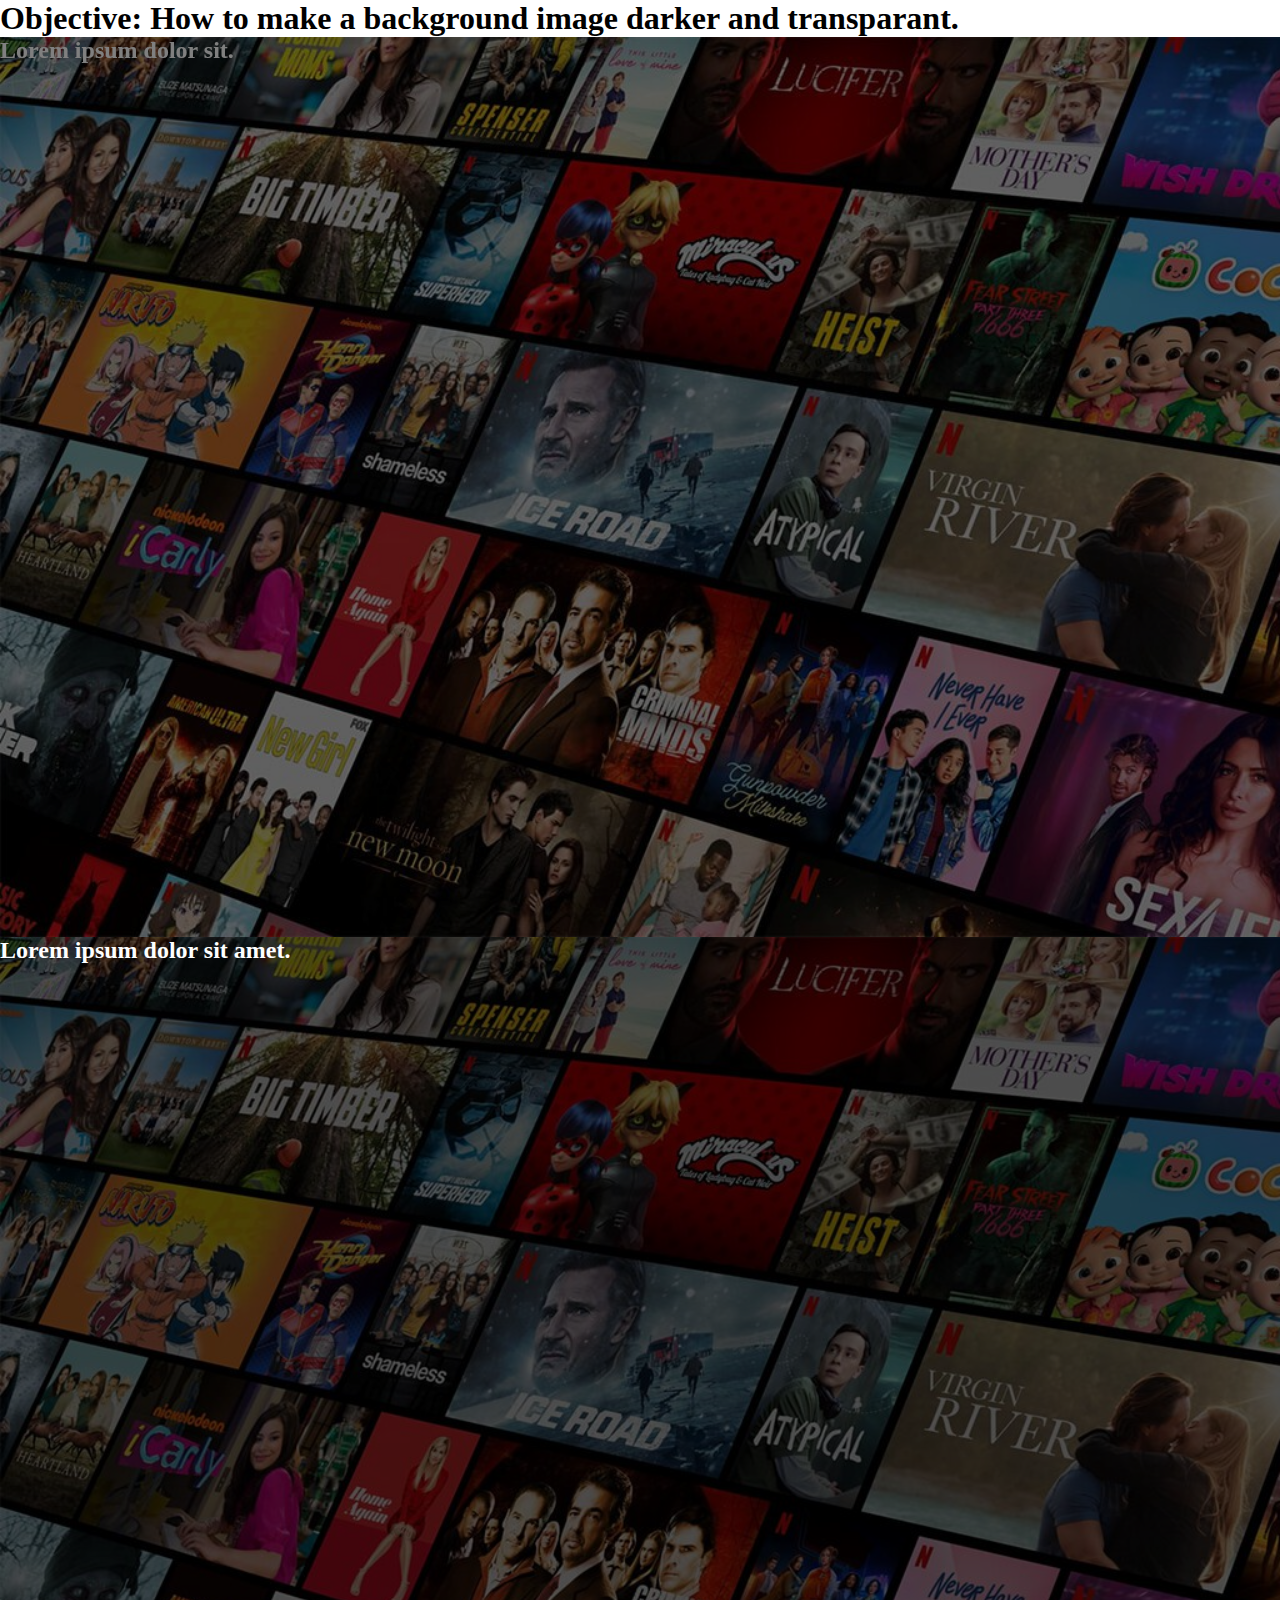
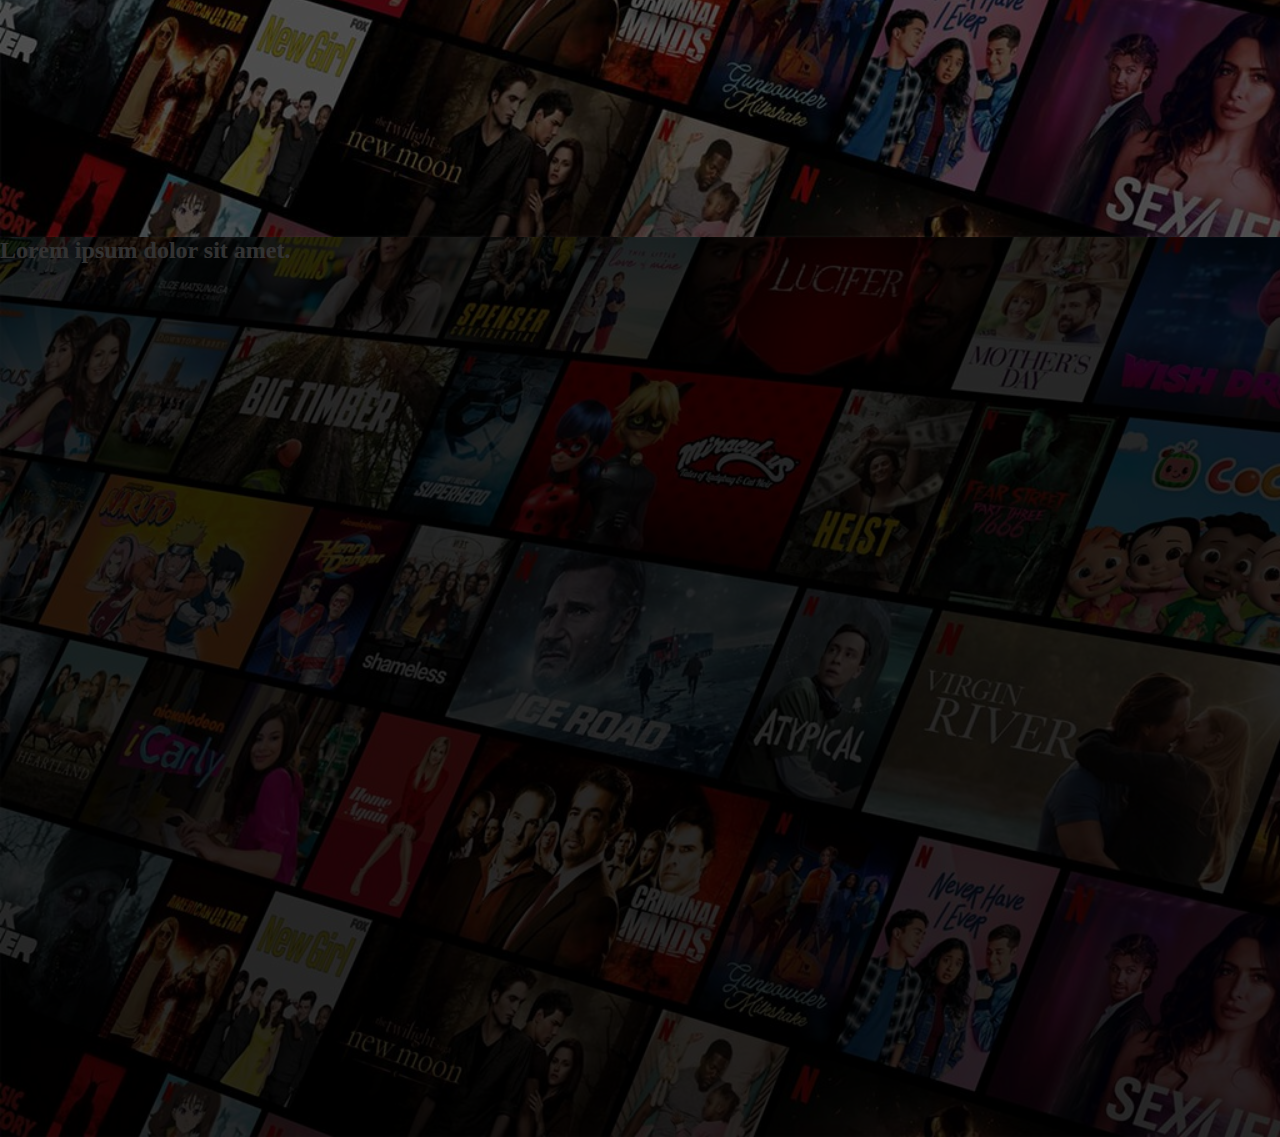
<file: background.html>
<!DOCTYPE html>
<html lang="en">
<head>
    <title>Background Image</title>
    <style>
*{
            margin: 0;
}
h2{
    color: white;
}

    /* First way */
.netflix-bg-1{
    background-image: url(/images/netflix-background.jpg);
    background-repeat: no-repeat;
    background-size: cover;

    filter: brightness(50%); /* The Brightness of the image is halved. */

    height: 100vh;
    width: 100vw;
}


    /* Second Way */
.netflix-bg-2{
    background-image: url(/images/netflix-background.jpg);
    background-repeat: no-repeat;
    background-size: cover;

    height: 100vh;
    width: 100vw;
    background-color: rgba(0,0,0, 0.6);
    background-blend-mode: darken;
}

    /* Third way */
.netflix-bg-3{
    background-image: url(/images/netflix-background.jpg);
    background-repeat: no-repeat;
    background-size: cover;
    position: relative; /*absolute will now be relative to this position */
    height: 100vh;
    width: 100vw;
}
.netflix-bg-3::before{
    /* learn more about content css property */
    content: '';
    background-color: rgba(0,0,0, 0.8);
    position: absolute; /* It should relative to the nearest parent element */
    height: 100vh;
    width: 100vw;
}


    </style>
</head>


<body>

    <h1>Objective: How to make a background image darker and transparant.</h1>
        <!-- For the First Way -->
    <div class="netflix-bg-1">
        <h2>Lorem ipsum dolor sit.</h2>
    </div>
        <!-- For the Second Way -->
    <div class="netflix-bg-2">
        <h2>Lorem ipsum dolor sit amet.</h2>
    </div>
        <!-- For the Third way -->
    <div class="netflix-bg-3">
        <h2>Lorem ipsum dolor sit amet.</h2>
    </div>

</body>

</html>
</file>
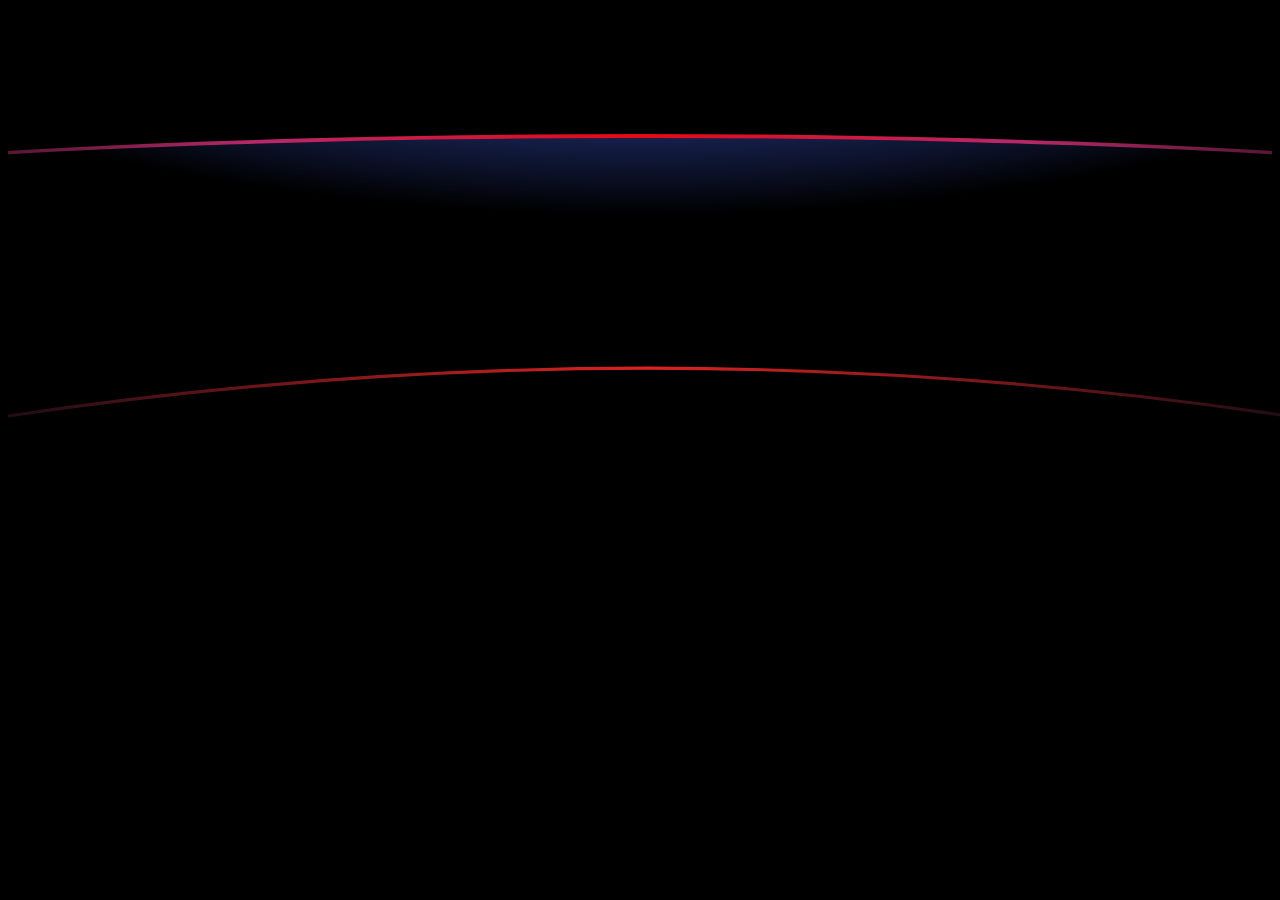
<file: line.html>
<!DOCTYPE html>
<html lang="en">

<head>
    <meta charset="UTF-8">
    <meta name="viewport" content="width=device-width, initial-scale=1.0">
    <title>Learn to curve</title>
    <style>
        body {
            background-color: black;
        }

        .curve-container {
            -webkit-text-size-adjust: 100%;
            --rem: 16;
            color: white;
            box-sizing: border-box;
            overflow-x: hidden;
            position: relative;
            height: 6.25rem;
            z-index: 1;
        }


        /* gradient */
        .curve {
            -webkit-text-size-adjust: 100%;
            --rem: 16;
            color: white;
            box-sizing: border-box;
            position: absolute;
            height: 100%;
            top: 0;
            margin: auto;
            display: flex;
            -webkit-box-align: center;
            align-items: center;
            border: solid .25rem transparent;
            border-top-left-radius: 50% 100%;
            border-top-right-radius: 50% 100%;
            border-bottom: none;
            background: radial-gradient(50% 500% at 50% -420%,
                    rgba(64, 97, 231, 0.4) 80%,
                    rgba(0, 0, 0, 0.1) 100%), black;
            background-clip: padding-box;
            width: 180%;
            left: -40%;
        }

        /* red line */
        .curve:before {
            content: '';
            position: absolute;
            top: 0;
            right: 0;
            bottom: 0;
            left: 0;
            z-index: -1;
            margin-top: -.25rem;
            border-radius: inherit;
            background: linear-gradient(to right, rgba(33, 13, 22, 1) 16%, rgba(184, 40, 105, 1), rgba(229, 9, 20, 1), rgba(184, 40, 105, 1), rgba(33, 13, 22, 1) 84%);
        }


    </style>
</head>
<br><br><br><br><br><br><br>
<body>
    <div class="curve-container">
            <div class="curve"></div>
        </div>

    <br><br><br>
    <div class="curve-line">
    <?xml version="1.0" encoding="UTF-8" standalone="no"?>
    <svg width="100vw" height="256" viewBox="0 0 2048 256" xmlns="http://www.w3.org/2000/svg">
        <defs>
            <linearGradient id="gradient" x1="0%" y1="50%" x2="100%" y2="50%">
                <stop offset="0%" style="stop-color:#210C15; stop-opacity:1"/>
                <stop offset="50%" style="stop-color:#DF2321; stop-opacity:1"/>
                <stop offset="100%" style="stop-color:#210C15; stop-opacity:1"/>
            </linearGradient>
        </defs>
        <path d="M 0 128 Q 1024 -25 2048 128" stroke="url(#gradient)" stroke-width="5" fill="none"/>
    </svg>
</div>

</body>

</html>
</file>
<file: style.css>
/* Universal Reset: Remove default margin and padding for all elements, 
   set box-sizing to border-box for consistent sizing, 
   and apply Helvetica as the default font family */
   * {
    margin: 0;
    padding: 0;
    box-sizing: border-box;
    font-family: Helvetica;
}

/* Body Styling: Set the background color of the entire page to black */
body {
    background-color: black;
}

/* Netflix Background Image: 
   Apply a Netflix-themed background image with a dark overlay for better readability */
.bg-netflix {
    background-image: url(images/netflix-background.jpg); /* Background image */
    background-repeat: no-repeat; /* Prevent image repetition */
    background-size: cover; /* Ensure the image covers the entire area */
    background-color: rgba(0, 0, 0, 0.7); /* Dark overlay with 70% opacity */
    background-blend-mode: darken; /* Blend the background color with the image */
}

/* Positioning Header: 
   Center the header content horizontally within the page */
.mega-header-div {
    width: 100%;
    display: flex;
    justify-content: center; /* Center the header horizontally */
    /* border: red 2px solid; */ /* Debugging border (commented out) */
}

/* Header Container: 
   Set the width of the header to 90% of its parent container */
.header-div {
    width: 90%;
    /* border: red 2px solid; */ /* Debugging border (commented out) */
}

/* Header Styling: 
   Arrange header content (logo and sign-in button) in a row with space between them */
header {
    display: flex;
    align-items: center; /* Vertically center items */
    justify-content: space-between; /* Space out logo and sign-in button */
    padding: 4px 16px; /* Add padding for spacing */
}

/* Sign-In Button: 
   Style the sign-in button with a red background, white text, and rounded corners */
.signin-btn {
    background-color: red; /* Red background */
    padding: 8px 16px; /* Padding for button size */
    border-radius: 4px; /* Rounded corners */
    text-decoration: none; /* Remove underline */
    color: white; /* White text */
    font-size: medium; /* Medium font size */
    font-weight: 600; /* Semi-bold font weight */
    cursor: pointer; /* Pointer cursor on hover */
}
.signin-btn:hover {
    background-color: rgb(193, 29, 25); /* Darker red on hover */
}

/* Netflix Logo: 
   Set a maximum width for the Netflix logo to ensure it doesn't overflow */
.logo {
    max-width: 180px; /* Maximum width for the logo */
}

.pre-hero{
    display: flex;
    justify-content: center;
    align-items: center;
    width: 100%;
    height: 600px;
}
/* Hero Section: 
   Center the hero section content vertically and horizontally */
.hero {
    display: flex;
    flex-direction: column; /* Stack content vertically */
    justify-content: center; /* Center vertically */
    align-items: center; /* Center horizontally */
    width: 85%;
    /* height: 500px; Fixed height for the hero section */
    /* border: 2px solid red; */ /* Debugging border (commented out) */
}

/* Hero Content: 
   Arrange hero content (title, subtitle, text, and input) in a column with spacing */
.hero-content {
    display: flex;
    flex-direction: column; /* Stack content vertically */
    justify-content: center; /* Center vertically */
    align-items: center; /* Center horizontally */
    gap: 20px; /* Spacing between elements */
    max-width: 600px; /* Maximum width for the content */
    /* border: 2px solid red; */ /* Debugging border (commented out) */
}

/* Headings and Paragraphs: 
   Style the hero title, subtitle, and text with white color and appropriate font sizes */
.hero-title {
    color: white; /* White text */
    font-style: normal; /* Normal font style */
    font-size: 56px; /* Large font size */
    line-height: 70px; /* Line height for readability */
    font-weight: 900; /* Bold font weight */
    display: flex;
    text-align: center; /* Center-align text */
}
.hero-subtitle {
    color: white; /* White text */
    font-style: normal; /* Normal font style */
    font-size: 20px; /* Medium font size */
    line-height: normal; /* Default line height */
    font-weight: 500; /* Medium font weight */
}
.hero-text {
    color: white; /* White text */
    font-style: normal; /* Normal font style */
    font-size: 16px; /* Default font size */
    line-height: 24px; /* Line height for readability */
    text-align: center;
}

/* User Input Section: 
   Arrange the email input and button in a row with spacing */
.input-div {
    display: flex;
    flex-direction: row;
    gap: 10px; /* Spacing between input and button */
}

/* Email Input: 
   Style the email input field with a dark background and rounded corners */
.email-input {
    border-style: none; /* Remove default border */
    border: #666666 2px solid; /* Add custom border */
    background-color: #1B1B1A; /* Dark background */
    padding: 1rem 3rem 1rem 1rem; /* Padding for input size */
    border-radius: 4px; /* Rounded corners */
}
.email-input:focus {
    outline: 2px solid white; /* White outline on focus */
}
input::placeholder {
    font-size: 16px; /* Placeholder font size */
    color: #C5C5C5; /* Placeholder text color */
}

/* Hero Button: 
   Style the hero button with a red background and white text */
.hero-btn {
    background-color: red; /* Red background */
    color: white; /* White text */
    font-weight: 700; /* Bold font weight */
    font-size: medium; /* Medium font size */
    padding: 1rem 3rem 1rem 2rem; /* Padding for button size */
    border-style: none; /* Remove default border */
    border-radius: 4px; /* Rounded corners */
    cursor: pointer; /* Pointer cursor on hover */
}
.hero-btn:hover {
    background-color: rgb(193, 29, 25); /* Darker red on hover */
}

/* Main Section: 
   Style the main content section with a top border and centered content */
.main-section {
    height: 1600px; /* Fixed height for the main section */
    width: 100vw; /* Full viewport width */
    border-top: 2px #CE2143 solid; /* Top border */
    display: flex;
    flex-direction: column; /* Stack content vertically */
    justify-content: center; /* Center vertically */
    align-items: center; /* Center horizontally */
    color: white; /* White text */
}

/* Main Containers: 
   Arrange the main content containers with spacing */
.main-containers {
    width: 80%; /* 80% width of the parent container */
    height: 95%; /* 95% height of the parent container */
    /* border: 2px blue solid; */ /* Debugging border (commented out) */
    display: flex;
    flex-direction: column; /* Stack content vertically */
    gap: 22px; /* Spacing between containers */
}

/* Movies List: 
   Create a horizontally scrollable list of movie posters */
.movies-list {
    display: flex;
    flex-direction: row; /* Arrange posters in a row */
    overflow: scroll; /* Enable horizontal scrolling */
    gap: 40px; /* Spacing between posters */
    height: 300px; /* Fixed height for the list */
    /* border: 8px orange solid; */ /* Debugging border (commented out) */
}
.movies-list::-webkit-scrollbar {
    display: none; /* Hide the scrollbar */
}

/* Movie Poster: 
   Style the movie posters with rounded corners and a hover effect */
.movie-poster {
    border-radius: 8px; /* Rounded corners */
    width: 200px; /* Fixed width */
    height: 270px; /* Fixed height */
    transition: width, height 200ms; /* Smooth transition on hover */
    /* border: 2px solid orange; */ /* Debugging border (commented out) */
}
.movie-poster:hover {
    width: 215px; /* Slightly larger width on hover */
    height: 285px; /* Slightly larger height on hover */
}

/* Reasons Block: 
   Arrange the reason items in a row with spacing */
.reason-container {
    display: flex;
    flex-direction: row; /* Arrange items in a row */
    gap: 20px; /* Spacing between items */
    min-height: 20%; /* Minimum height */
    min-width: 100%; /* Full width */
    /* border: 4px red solid; */ /* Debugging border (commented out) */
}

/* Reason Item: 
   Style each reason item with a gradient background and rounded corners */
.reason-item {
    display: flex;
    flex-direction: column; /* Stack content vertically */
    gap: 10px; /* Spacing between elements */
    background-image: linear-gradient(to right, #182044, #210E18); /* Gradient background */
    border-radius: 16px; /* Rounded corners */
    width: 25%; /* 25% width of the parent container */
    height: 100%; /* Full height */
    padding: 20px; /* Padding for spacing */
    /* border: 2px gold solid; */ /* Debugging border (commented out) */
}

/* Reason Title: 
   Style the title of each reason item */
.reason-title {
    font-weight: 500; /* Medium font weight */
    font-size: 24px; /* Large font size */
}

/* Reason Description: 
   Style the description of each reason item with semi-transparent text */
.reason-description {
    color: rgba(255, 255, 255, 0.7); /* Semi-transparent white text */
    font-size: 16px; /* Medium font size */
    font-weight: 400; /* Normal font weight */
}

/* Reason SVG: 
   Position the SVG icon at the bottom-right of the reason item */
.reason-svg {
    display: flex;
    justify-content: end; /* Align to the right */
    align-items: end; /* Align to the bottom */
}

/* Frequently Asked Questions: 
   Style the FAQ section with a column layout */
.faq-section {
    display: flex;
    flex-direction: column; /* Stack content vertically */
}

/* FAQ Title: 
   Style the title of the FAQ section */
.faq-title {
    padding: 1em; /* Padding for spacing */
    font-weight: 500; /* Medium font weight */
}

/* FAQ Container: 
   Arrange the FAQ questions in a column with spacing */
.faq-container {
    display: flex;
    flex-direction: column; /* Stack questions vertically */
    gap: 10px; /* Spacing between questions */
    padding: 1em; /* Padding for spacing */
    /* border: red solid 2px; */ /* Debugging border (commented out) */
}

/* FAQ Question: 
   Style each FAQ question with a dark background and hover effect */
.faq-question {
    background-color: #2D2D2D; /* Dark background */
    padding: 1.2em; /* Padding for spacing */
    font-size: 24px; /* Large font size */
    font-weight: 400; /* Normal font weight */
    font-style: normal; /* Normal font style */
    transition: background-color 400ms; /* Smooth transition on hover */
}
.faq-question:hover {
    background-color: #414141; /* Lighter background on hover */
    cursor: pointer; /* Pointer cursor on hover */
}

/* Call to Action: 
   Arrange the CTA content in a column with spacing */
.cta-container {
    display: flex;
    flex-direction: column; /* Stack content vertically */
    align-items: center; /* Center horizontally */
    gap: 20px; /* Spacing between elements */
    /* border: red solid 2px; */ /* Debugging border (commented out) */
}

/* Media Queries: 
   Adjust layout for screens with a maximum width of 1000px */

   @media screen and (max-width: 1280px) {
    .header-div{
        width: 95%
    }
    .hero-title{
        font-size: 40px;
        line-height: 50px;
        font-weight: 700;
    }
    .hero-subtitle{
        font-size: 16px;
        font-weight: 400;
        line-height: normal;

    }
   }

   @media screen and (max-width: 1000px) {
    .reason-container {
        display: flex;
        flex-direction: column; /* Stack reason items vertically */
        min-height: 55%; /* Adjust minimum height */
    }
    .reason-item {
        width: 100%; /* Full width for each item */
        height: 30%; /* Adjust height */
    }
}


   @media screen and (max-width: 960px){
        .header-div{
            width: 100%;
        }
        .hero-title{
            font-size: 32px;
            line-height: 40px;
        }



   }

   @media screen and (max-width: 600px) {
    .input-div{
        display: flex;
        flex-direction: column;
    }
   }


footer{
    display: flex;
    flex-direction: column;
    justify-content: center;
    align-items: center;
    /* border: 2px red solid; */
    min-height: 400px;
}
.footer-div{
    display: flex;
    flex-direction: column;
    gap: 30px;
    width: 90%;
    /* border: 2px green solid; */



}
.footer-links{
    display: flex;
    flex-direction: row;
    gap: 40px;
    flex-wrap: wrap;
    width: 90%;
    /* border: 2px yellow solid;    */
}
li{
    list-style-type: none;
}
a{
    color: #C0C0C0;
    text-decoration: underline;
}
</file>
